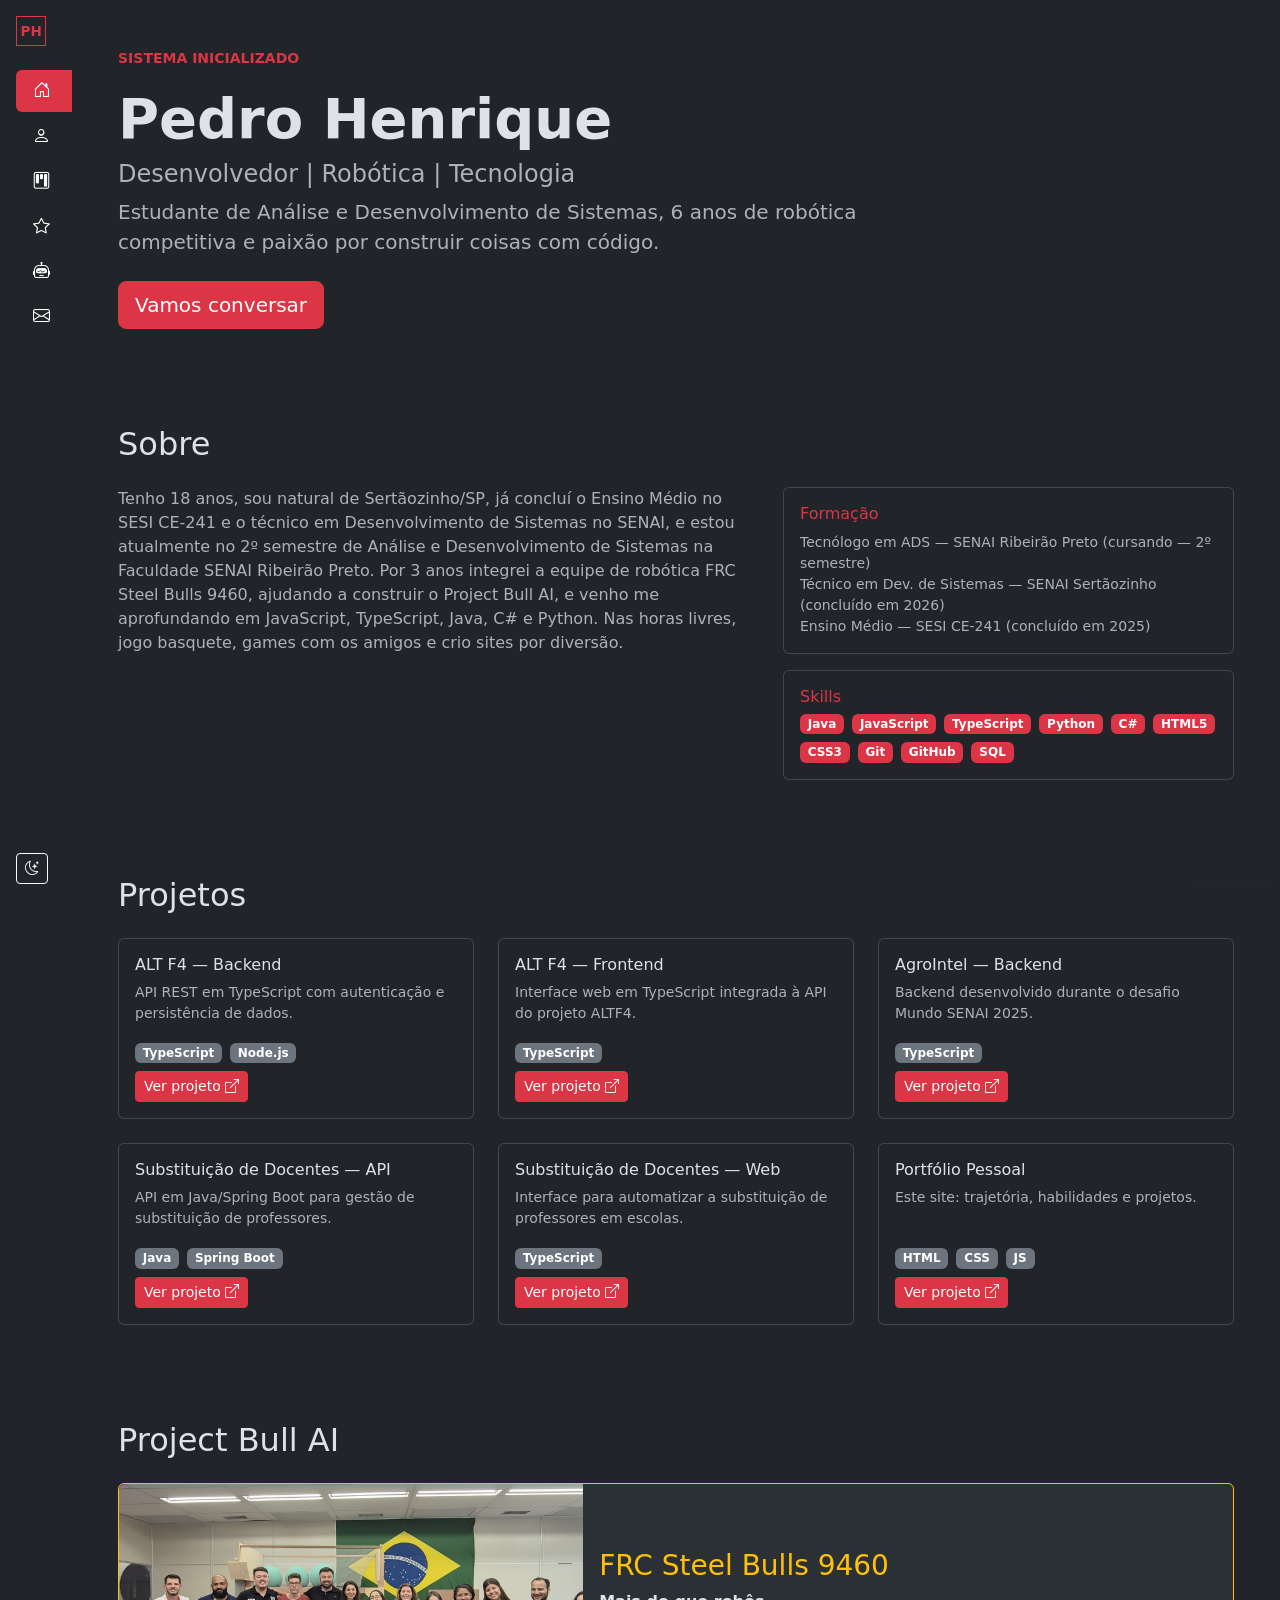
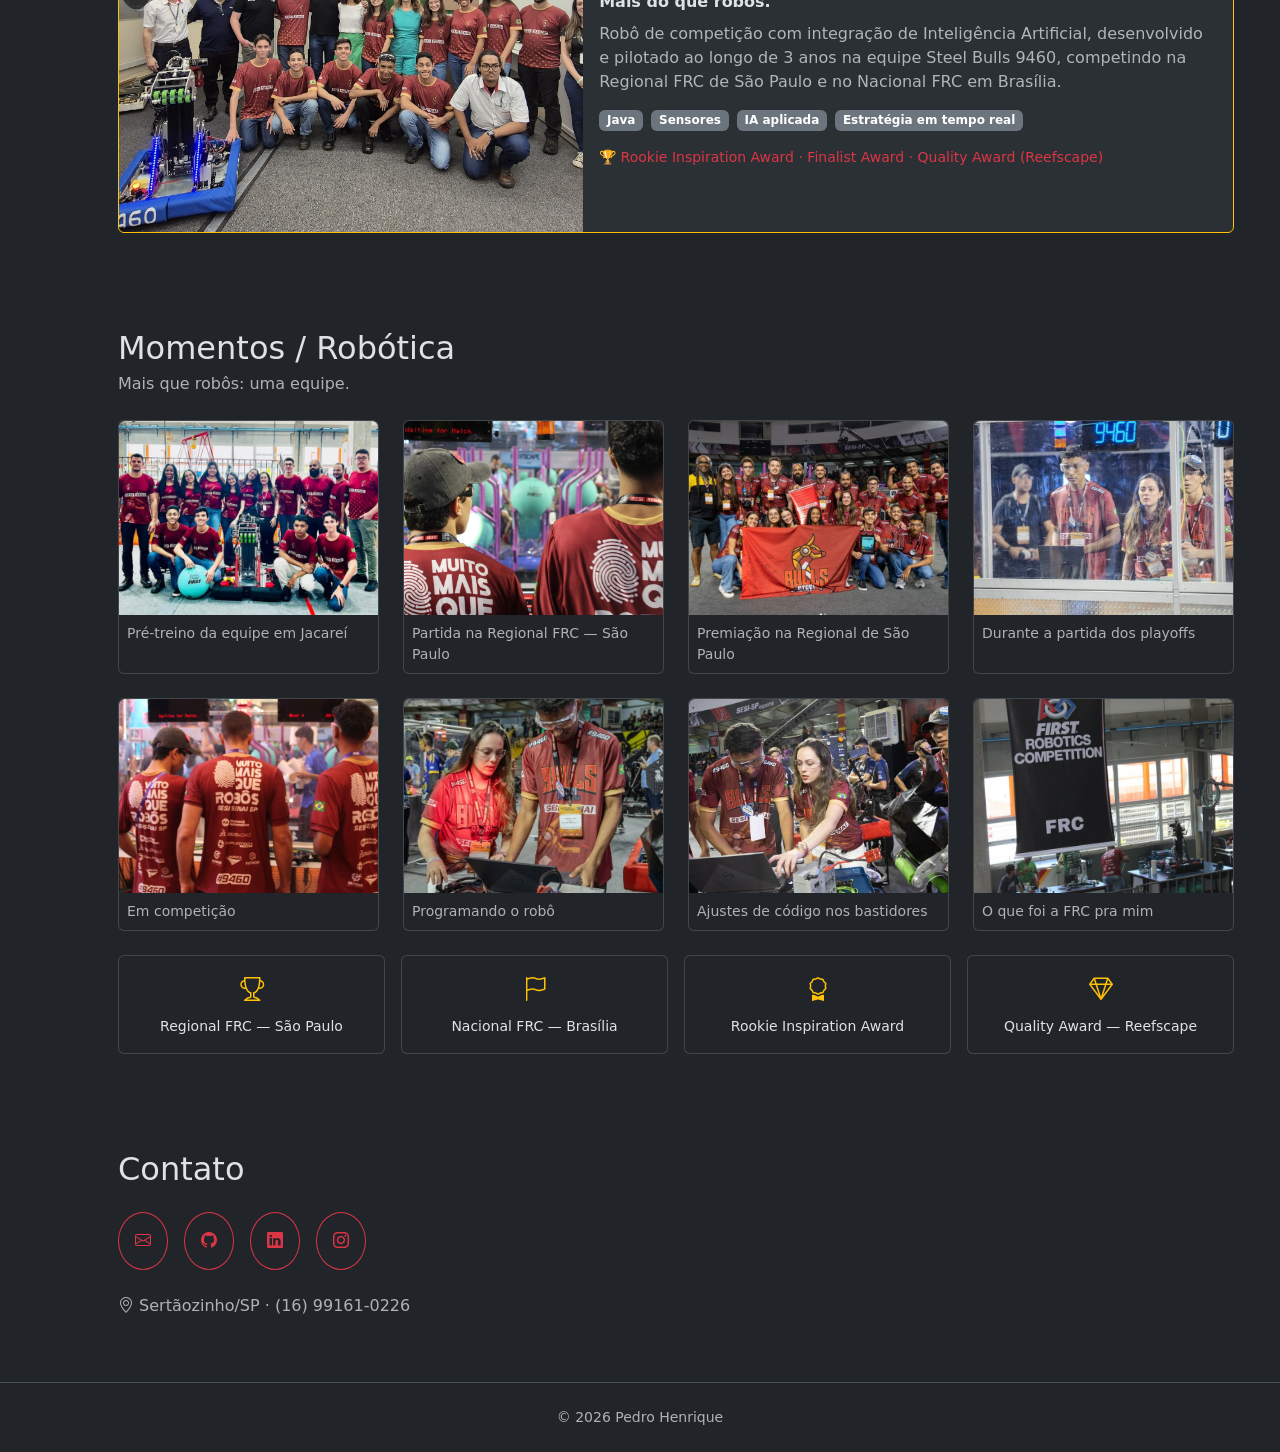
<file: index.html>
<!doctype html>
<html lang="pt-BR" data-bs-theme="dark">
  <head>
    <meta charset="UTF-8" />
    <meta name="viewport" content="width=device-width, initial-scale=1" />
    <title>Pedro Henrique — Dev &amp; Robótica</title>
    <link
      href="https://cdnjs.cloudflare.com/ajax/libs/bootstrap/5.3.3/css/bootstrap.min.css"
      rel="stylesheet"
    />
    <link
      href="https://cdn.jsdelivr.net/npm/bootstrap-icons@1.11.3/font/bootstrap-icons.min.css"
      rel="stylesheet"
    />
    <link rel="stylesheet" href="css/style.css" />
  </head>

  <!-- data-bs-spy liga o ScrollSpy do Bootstrap: ele mesmo marca o link
     ativo na sidebar conforme a seção visível, sem JS nosso -->
  <body
    data-bs-spy="scroll"
    data-bs-target="#sideNav"
    data-bs-offset="10"
    tabindex="0"
  >
    <!-- SIDEBAR (desktop, md+): rail de ícones fixa na esquerda.
       Fica estreita e só os ícones aparecem; passar o mouse (ou dar
       foco via teclado) expande e revela os rótulos — ver css/style.css. -->
    <aside
      class="d-none d-md-flex flex-column position-fixed top-0 start-0 vh-100 bg-dark p-3"
      id="sidebar"
    >
      <a class="navbar-brand fw-bold text-white mb-4 d-flex align-items-center gap-2" href="#home">
        <span class="brand-mark">PH</span>
        <span class="brand-full nav-label">Pedro Henrique</span>
      </a>
      <nav class="nav nav-pills flex-column mb-auto gap-1" id="sideNav">
        <a class="nav-link text-white" href="#home">
          <i class="bi bi-house-door" aria-hidden="true"></i>
          <span class="nav-label" data-i="navHome">Home</span>
        </a>
        <a class="nav-link text-white" href="#about">
          <i class="bi bi-person" aria-hidden="true"></i>
          <span class="nav-label" data-i="navAbout">Sobre</span>
        </a>
        <a class="nav-link text-white" href="#projects">
          <i class="bi bi-kanban" aria-hidden="true"></i>
          <span class="nav-label" data-i="navProjects">Projetos</span>
        </a>
        <a class="nav-link text-white" href="#featured">
          <i class="bi bi-star" aria-hidden="true"></i>
          <span class="nav-label" data-i="navFeatured">Destaque</span>
        </a>
        <a class="nav-link text-white" href="#robotics">
          <i class="bi bi-robot" aria-hidden="true"></i>
          <span class="nav-label" data-i="navRobotics">Robótica</span>
        </a>
        <a class="nav-link text-white" href="#contact">
          <i class="bi bi-envelope" aria-hidden="true"></i>
          <span class="nav-label" data-i="navContact">Contato</span>
        </a>
      </nav>
      <div class="d-flex gap-2 mt-3">
        <button
          class="btn btn-outline-light btn-sm theme-btn"
          aria-label="Alternar tema"
        >
          <i class="bi bi-moon-stars"></i>
        </button>
        <button
          class="btn btn-outline-light btn-sm lang-btn nav-label"
          aria-label="Alternar idioma"
        >
          EN
        </button>
      </div>
    </aside>

    <!-- NAVBAR (mobile, abaixo de md): barra fina no topo que abre a sidebar como offcanvas -->
    <nav class="navbar navbar-dark bg-dark fixed-top d-md-none">
      <div class="container-fluid">
        <a class="navbar-brand fw-bold" href="#home">Pedro Henrique</a>
        <button
          class="navbar-toggler"
          type="button"
          data-bs-toggle="offcanvas"
          data-bs-target="#mobileNav"
          aria-label="Abrir menu"
        >
          <span class="navbar-toggler-icon"></span>
        </button>
      </div>
    </nav>

    <!-- OFFCANVAS: a "gaveta" que desliza da esquerda no mobile — componente pronto do Bootstrap -->
    <div class="offcanvas offcanvas-start bg-dark" tabindex="-1" id="mobileNav">
      <div class="offcanvas-header">
        <h5 class="offcanvas-title text-white">Menu</h5>
        <button
          type="button"
          class="btn-close btn-close-white"
          data-bs-dismiss="offcanvas"
          aria-label="Fechar"
        ></button>
      </div>
      <div class="offcanvas-body d-flex flex-column">
        <nav class="nav nav-pills flex-column gap-1">
          <a
            class="nav-link text-white"
            href="#home"
            data-bs-dismiss="offcanvas"
            data-i="navHome"
            >Home</a
          >
          <a
            class="nav-link text-white"
            href="#about"
            data-bs-dismiss="offcanvas"
            data-i="navAbout"
            >Sobre</a
          >
          <a
            class="nav-link text-white"
            href="#projects"
            data-bs-dismiss="offcanvas"
            data-i="navProjects"
            >Projetos</a
          >
          <a
            class="nav-link text-white"
            href="#featured"
            data-bs-dismiss="offcanvas"
            data-i="navFeatured"
            >Destaque</a
          >
          <a
            class="nav-link text-white"
            href="#robotics"
            data-bs-dismiss="offcanvas"
            data-i="navRobotics"
            >Robótica</a
          >
          <a
            class="nav-link text-white"
            href="#contact"
            data-bs-dismiss="offcanvas"
            data-i="navContact"
            >Contato</a
          >
        </nav>
        <div class="d-flex gap-2 mt-3">
          <button
            class="btn btn-outline-light btn-sm theme-btn"
            aria-label="Alternar tema"
          >
            <i class="bi bi-moon-stars"></i>
          </button>
          <button
            class="btn btn-outline-light btn-sm lang-btn"
            aria-label="Alternar idioma"
          >
            EN
          </button>
        </div>
      </div>
    </div>

    <main>
      <!-- HERO: container simples do Bootstrap, sem grid porque é 1 coluna só -->
      <section id="home" class="container py-5">
        <p
          class="text-danger fw-semibold text-uppercase small"
          data-i="heroEyebrow"
        >
          SISTEMA INICIALIZADO
        </p>
        <h1 class="display-4 fw-bold">Pedro Henrique</h1>
        <h2 class="fs-4 text-body-secondary" data-i="heroRole">
          Desenvolvedor Jr. | Robótica | Tecnologia
        </h2>
        <p class="lead text-body-secondary col-lg-8" data-i="heroDesc">
          Estudante de Análise e Desenvolvimento de Sistemas, 6 anos de robótica
          competitiva e paixão por construir coisas com código.
        </p>
        <a href="#contact" class="btn btn-danger btn-lg mt-2" data-i="heroCta"
          >Vamos conversar</a
        >
      </section>

      <!-- SOBRE: grid de 2 colunas (row/col) — texto à esquerda, cards à direita -->
      <section id="about" class="container py-5">
        <h2 class="mb-4" data-i="aboutTitle">Sobre</h2>
        <div class="row g-4">
          <div class="col-lg-7 text-body-secondary" data-i="aboutBio">
            Tenho 18 anos, sou natural de Sertãozinho/SP e estou cursando
            Análise e Desenvolvimento de Sistemas na Faculdade SENAI Ribeirão
            Preto...
          </div>
          <div class="col-lg-5">
            <!-- .card é o componente padrão do Bootstrap para qualquer "caixinha" -->
            <div class="card mb-3">
              <div class="card-body">
                <h3 class="h6 text-danger" data-i="eduTitle">Formação</h3>
                <ul class="list-unstyled small text-body-secondary mb-0">
                  <li>Tecnólogo em ADS — SENAI Ribeirão Preto (cursando — 2º semestre)</li>
                  <li>
                    Técnico em Dev. de Sistemas — SENAI Sertãozinho (concluído em 2026)
                  </li>
                  <li>Ensino Médio — SESI CE-241 (concluído em 2025)</li>
                </ul>
              </div>
            </div>
            <div class="card">
              <div class="card-body">
                <h3 class="h6 text-danger">Skills</h3>
                <!-- badges (skills) são geradas pelo script.js dentro desta div -->
                <div id="skillsBox" class="d-flex flex-wrap gap-2"></div>
              </div>
            </div>
          </div>
        </div>
      </section>

      <!-- PROJETOS: grade de cards gerada pelo JS a partir do array PROJ -->
      <section id="projects" class="container py-5">
        <h2 class="mb-4" data-i="projTitle">Projetos</h2>
        <div class="row g-4" id="projGrid"></div>
      </section>

      <!-- DESTAQUE: 1 card grande com imagem de um lado e texto do outro (row g-0 dentro do card) -->
      <section id="featured" class="container py-5">
        <h2 class="mb-4" data-i="featTitle">Project Bull AI</h2>
        <div class="card bg-body-tertiary border-warning">
          <div class="row g-0 align-items-center">
            <div class="col-md-5">
              <!-- .ratio força a proporção 4:3 da imagem; object-fit-cover evita distorcer -->
              <div class="ratio ratio-4x3">
                <img
                  src="assets/foto-equipe.png"
                  class="object-fit-cover rounded-start"
                  alt="Equipe FRC Steel Bulls 9460"
                />
              </div>
            </div>
            <div class="col-md-7">
              <div class="card-body">
                <h3 class="card-title text-warning">FRC Steel Bulls 9460</h3>
                <p class="fw-semibold mb-2" data-i="featTagline">Mais do que robôs.</p>
                <p class="card-text text-body-secondary" data-i="featDesc">
                  Robô de competição com integração de Inteligência
                  Artificial...
                </p>
                <div class="d-flex flex-wrap gap-2 mb-3">
                  <span class="badge text-bg-secondary">Java</span>
                  <span class="badge text-bg-secondary">Sensores</span>
                  <span class="badge text-bg-secondary">IA aplicada</span>
                  <span class="badge text-bg-secondary"
                    >Estratégia em tempo real</span
                  >
                </div>
                <p class="small text-danger mb-0">
                  🏆 Rookie Inspiration Award · Finalist Award · Quality Award
                  (Reefscape)
                </p>
              </div>
            </div>
          </div>
        </div>
      </section>

      <!-- ROBÓTICA: fotos (roboGrid) e prêmios (awardGrid), ambos gerados pelo JS -->
      <section id="robotics" class="container py-5">
        <h2 class="mb-1" data-i="roboTitle">Momentos / Robótica</h2>
        <p class="text-body-secondary mb-4" data-i="roboTagline">
          Mais que robôs: uma equipe.
        </p>
        <div class="row g-4 mb-4" id="roboGrid"></div>
        <div class="row g-3" id="awardGrid"></div>
      </section>

      <!-- CONTATO: botões circulares com ícone (btn + rounded-circle, tudo Bootstrap) -->
      <section id="contact" class="container py-5">
        <h2 class="mb-4" data-i="contTitle">Contato</h2>
        <div class="d-flex flex-wrap gap-3">
          <a
            class="btn btn-outline-danger rounded-circle p-3"
            href="mailto:pedroh.mendes472@gmail.com"
            aria-label="Email"
            ><i class="bi bi-envelope"></i
          ></a>
          <a
            class="btn btn-outline-danger rounded-circle p-3"
            href="https://github.com/PedroHenriMende"
            target="_blank"
            aria-label="GitHub"
            ><i class="bi bi-github"></i
          ></a>
          <a
            class="btn btn-outline-danger rounded-circle p-3"
            href="https://www.linkedin.com/in/pedro-jesus-aa4018383/"
            target="_blank"
            aria-label="LinkedIn"
            ><i class="bi bi-linkedin"></i
          ></a>
          <a
            class="btn btn-outline-danger rounded-circle p-3"
            href="https://www.instagram.com/pedro_mjay"
            target="_blank"
            aria-label="Instagram"
            ><i class="bi bi-instagram"></i
          ></a>
        </div>
        <p class="mt-4 text-body-secondary">
          <i class="bi bi-geo-alt"></i> Sertãozinho/SP · (16) 99161-0226
        </p>
      </section>
    </main>

    <footer class="text-center text-body-secondary small py-4 border-top">
      © 2026 Pedro Henrique
    </footer>

    <!-- Easter egg isolado: botão escondido, não mexe em mais nada da página -->
    <button id="glitchBtn" type="button">não clica aqui</button>

    <!-- bootstrap.bundle.min.js traz o JS do Bootstrap (Collapse, ScrollSpy) + Popper -->
    <script src="https://cdnjs.cloudflare.com/ajax/libs/bootstrap/5.3.3/js/bootstrap.bundle.min.js"></script>
    <script src="script/script.js"></script>
  </body>
</html>
</file>
<file: css/style.css>
/* Isto aqui é só o deslocamento do conteúdo: no desktop empurra pra direita da sidebar, 
   no mobile empurra pra baixo da navbar fixa. */
html {
  scroll-behavior: smooth;
}
@media (min-width: 768px) {
  main {
    margin-left: 72px;
  }
}
@media (max-width: 767.98px) {
  main {
    margin-top: 56px;
  }
}

/* SIDEBAR — vira uma rail só de ícones (72px) e expande pra 220px,
   sobrepondo o conteúdo, quando o mouse passa por cima ou algum
   link dentro dela recebe foco (:focus-within, pra funcionar no
   teclado também, não só no mouse). */
#sidebar {
  width: 72px;
  overflow: hidden;
  z-index: 1030;
  transition: width 0.3s cubic-bezier(0.4, 0, 0.2, 1);
}
#sidebar:hover,
#sidebar:focus-within {
  width: 220px;
  box-shadow: 0.5rem 0 1.5rem rgba(0, 0, 0, 0.35);
}
#sidebar .nav-link {
  display: flex;
  align-items: center;
  gap: 0.9rem;
}
#sidebar .nav-link i {
  font-size: 1.05rem;
  width: 1.2rem;
  text-align: center;
  flex-shrink: 0;
}
.brand-mark {
  display: inline-flex;
  align-items: center;
  justify-content: center;
  width: 1.9rem;
  height: 1.9rem;
  border: 1px solid var(--bs-danger);
  color: var(--bs-danger);
  font-size: 0.85rem;
  flex-shrink: 0;
}
.nav-label,
.brand-full {
  white-space: nowrap;
  opacity: 0;
  transition: opacity 0.2s ease;
}
#sidebar:hover .nav-label,
#sidebar:hover .brand-full,
#sidebar:focus-within .nav-label,
#sidebar:focus-within .brand-full {
  opacity: 1;
}

/* Efeitos nos cards*/
.nav-link {
  transition:
    background-color 0.25s cubic-bezier(0.4, 0, 0.2, 1),
    color 0.25s cubic-bezier(0.4, 0, 0.2, 1),
    padding-left 0.25s cubic-bezier(0.4, 0, 0.2, 1);
}
.nav-link:hover {
  background-color: rgba(255, 255, 255, 0.08);
  padding-left: 0.9rem;
}

/* Scrollspy marca o link da seção visível com .active — por padrão o
   Bootstrap usa o azul primário; aqui troca pra cor de destaque do site. */
.nav-pills .nav-link.active {
  background-color: var(--bs-danger);
}

.card {
  transition:
    transform 0.3s cubic-bezier(0.4, 0, 0.2, 1),
    box-shadow 0.3s cubic-bezier(0.4, 0, 0.2, 1),
    border-color 0.3s ease;
}
.card:hover {
  transform: translateY(-3px);
  box-shadow: 0 0.5rem 1rem rgba(0, 0, 0, 0.15);
  border-color: var(--bs-danger);
}

.btn {
  transition:
    transform 0.15s ease,
    filter 0.15s ease;
}
.btn:hover {
  transform: translateY(-1px);
}

@keyframes fadeInUp {
  from {
    opacity: 0;
    transform: translateY(10px);
  }
  to {
    opacity: 1;
    transform: translateY(0);
  }
}
section {
  animation: fadeInUp 0.5s ease both;
}

/* Easter egg */
#glitchBtn {
  position: fixed;
  right: 4px;
  bottom: 4px;
  z-index: 1040;
  padding: 0.2rem 0.5rem;
  font-size: 0.65rem;
  background: transparent;
  color: var(--bs-border-color, #6c757d);
  border: 1px solid transparent;
  opacity: 0.12;
  transition: opacity 0.2s ease, border-color 0.2s ease;
}
#glitchBtn:hover,
#glitchBtn:focus-visible {
  opacity: 1;
  border-color: var(--bs-border-color, #6c757d);
}
</file>
